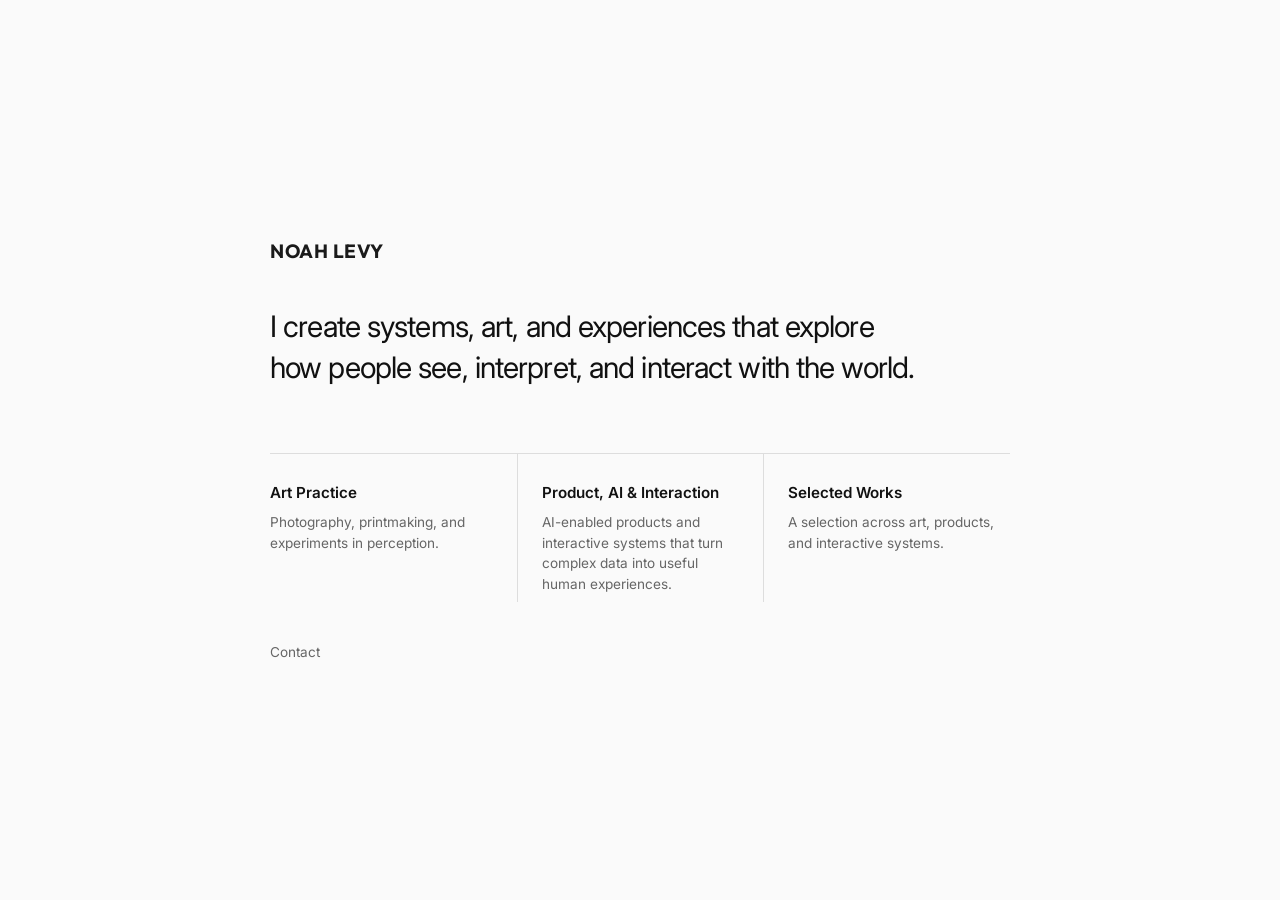
<file: about.html>
<!DOCTYPE html>
<html lang="en">

<head>
    <meta charset="UTF-8">
    <meta name="viewport" content="width=device-width, initial-scale=1.0">
    <title>Noah Levy</title>
    <link rel="canonical" href="https://noah-levy.com/">
    <meta http-equiv="refresh" content="0; url=index.html">
    <script>location.replace('index.html');</script>
</head>

<body></body>

</html>
</file>
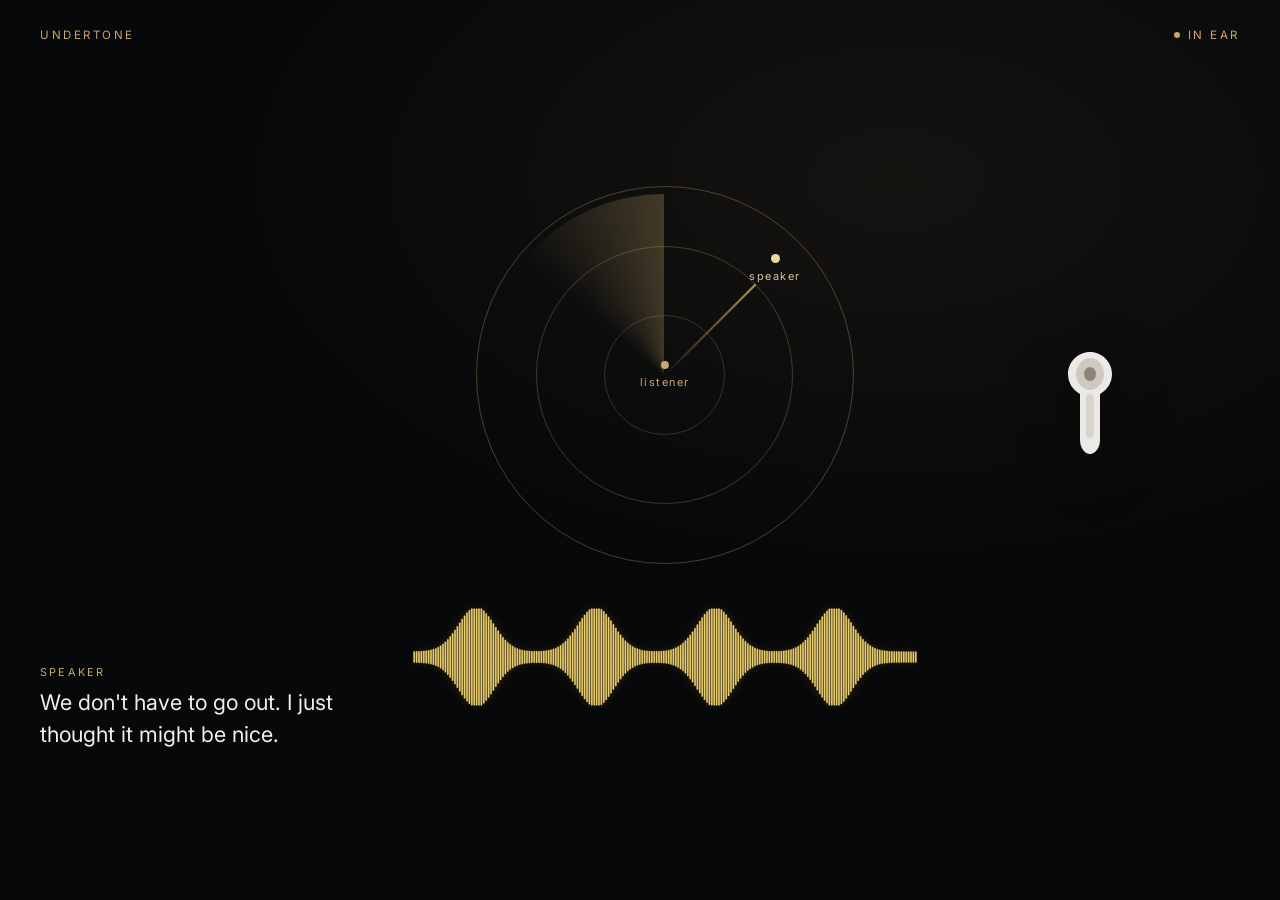
<file: speech-radar.html>
<!DOCTYPE html>
<html lang="en">

<head>
    <meta charset="UTF-8">
    <meta name="viewport" content="width=device-width, initial-scale=1.0">
    <title>Undertone</title>
    <link rel="preconnect" href="https://fonts.googleapis.com">
    <link rel="preconnect" href="https://fonts.gstatic.com" crossorigin>
    <link href="https://fonts.googleapis.com/css2?family=Inter:wght@400;500;600&family=Instrument+Serif:ital@1&display=swap" rel="stylesheet">
    <link rel="stylesheet" href="css/speech-radar.css">
</head>

<body>
    <div class="sr" id="app" data-state="idle">
        <header class="sr-top">
            <span>Undertone</span>
            <span class="sr-live">In ear</span>
        </header>

        <main class="sr-grid">
            <section class="sr-col sr-col-talk" aria-label="What they said">
                <div class="sr-feed" id="feed"></div>
            </section>

            <section class="sr-col sr-col-radar" aria-label="Listening">
                <div class="sr-radar" id="radar">
                    <div class="sr-ring"></div>
                    <div class="sr-ring sr-ring-2"></div>
                    <div class="sr-ring sr-ring-3"></div>
                    <div class="sr-sweep"></div>
                    <svg class="sr-beam" viewBox="0 0 100 100" aria-hidden="true">
                        <defs>
                            <linearGradient id="beamGrad" x1="0" y1="0" x2="1" y2="0">
                                <stop offset="0%" stop-color="#c9a86a" stop-opacity="0" />
                                <stop offset="100%" stop-color="#c9a86a" stop-opacity="0.85" />
                            </linearGradient>
                        </defs>
                        <line id="beam-line" x1="50" y1="50" x2="74" y2="26" stroke="url(#beamGrad)" stroke-width="0.6" />
                    </svg>
                    <div class="sr-you">
                        <i></i>
                        <span>listener</span>
                    </div>
                    <div class="sr-blip" id="blip">
                        <i></i>
                        <span>speaker</span>
                    </div>
                </div>
                <div class="sr-wave-wrap">
                    <canvas id="wave" width="960" height="260"></canvas>
                    <div class="sr-callout" id="callout">
                        <span id="callout-emo"></span>
                        <span id="callout-pct"></span>
                    </div>
                </div>
            </section>

            <section class="sr-col sr-col-ear" aria-label="What you hear">
                <div class="sr-bud-wrap" id="bud">
                    <svg class="sr-bud" viewBox="0 0 72 120" fill="none" aria-hidden="true">
                        <path d="M36 8c12 0 22 10 22 22 0 9-5 16-12 20v46c0 8-5 14-10 14s-10-6-10-14V50c-7-4-12-11-12-20C14 18 24 8 36 8Z" fill="#eceae6" />
                        <ellipse cx="36" cy="30" rx="14" ry="16" fill="#cfc9c0" />
                        <ellipse cx="36" cy="30" rx="6" ry="7" fill="#8a847c" />
                        <rect x="32" y="50" width="8" height="44" rx="4" fill="#d8d3cc" />
                    </svg>
                    <p class="sr-whisper" id="whisper"></p>
                    <p class="sr-meta" id="meta"></p>
                </div>
            </section>
        </main>
    </div>

    <button type="button" class="sr-veil" id="veil">
        <span>Start scene</span>
        <small>Full screen, then record. About 40 seconds.</small>
    </button>

    <script src="js/speech-radar-demo.js"></script>
</body>

</html>
</file>
<file: css/speech-radar.css>
* {
    margin: 0;
    padding: 0;
    box-sizing: border-box;
}

html,
body {
    height: 100%;
    background: #07080a;
    color: #e8e2d6;
    font-family: 'Inter', sans-serif;
    overflow: hidden;
}

body {
    background:
        radial-gradient(1200px 700px at 70% 20%, rgba(201, 168, 106, 0.07), transparent 55%),
        #07080a;
}

.sr {
    height: 100%;
    display: flex;
    flex-direction: column;
    padding: 28px 40px 32px;
}

.sr-top {
    display: flex;
    justify-content: space-between;
    align-items: center;
    letter-spacing: 0.22em;
    text-transform: uppercase;
    font-size: 0.72rem;
    color: #c9a86a;
    margin-bottom: 8px;
}

.sr-live {
    display: flex;
    align-items: center;
    gap: 8px;
    color: #c9a86a;
}

.sr-live:before {
    content: '';
    width: 6px;
    height: 6px;
    border-radius: 50%;
    background: #c9a86a;
    box-shadow: 0 0 0 0 rgba(201, 168, 106, 0.5);
}

.sr[data-state="listening"] .sr-live:before,
.sr[data-state="speaking"] .sr-live:before {
    animation: sr-pulse 1.6s ease-out infinite;
}

.sr-grid {
    flex: 1;
    display: grid;
    grid-template-columns: 1.05fr 1.15fr 0.9fr;
    gap: 24px;
    min-height: 0;
}

.sr-col {
    min-height: 0;
}

.sr-feed {
    height: 100%;
    display: flex;
    flex-direction: column;
    justify-content: flex-end;
    padding: 48px 8px 90px 0;
    overflow: hidden;
}

.sr-line {
    margin-bottom: 28px;
    opacity: 0;
    transform: translateY(16px);
    transition: opacity 0.9s ease, transform 0.9s ease, color 0.9s ease;
}

.sr-line.is-now {
    opacity: 1;
    transform: none;
}

.sr-line.is-past {
    opacity: 0.28;
    transform: none;
}

.sr-speaker {
    display: block;
    font-size: 0.68rem;
    letter-spacing: 0.2em;
    text-transform: uppercase;
    color: #c9a86a;
    margin-bottom: 8px;
}

.sr-line p {
    font-size: clamp(1.05rem, 1.7vw, 1.35rem);
    line-height: 1.45;
    color: #f4efe6;
    max-width: 16em;
}

.sr-word {
    opacity: 0;
    animation: sr-word 0.7s ease forwards;
}

.sr-col-radar {
    display: flex;
    flex-direction: column;
    align-items: center;
    justify-content: center;
    gap: 18px;
}

.sr-radar {
    position: relative;
    width: min(42vh, 420px);
    aspect-ratio: 1;
}

.sr-ring {
    position: absolute;
    inset: 0;
    border: 1px solid rgba(201, 168, 106, 0.34);
    border-radius: 50%;
}

.sr-ring-2 { inset: 16%; opacity: 0.85; }
.sr-ring-3 { inset: 34%; opacity: 0.7; }

.sr-sweep {
    position: absolute;
    inset: 2%;
    border-radius: 50%;
    background: conic-gradient(from 0deg, transparent 0 74%, rgba(201, 168, 106, 0) 86%, rgba(201, 168, 106, 0.28) 100%);
    animation: sr-spin 6s linear infinite;
    opacity: 0.7;
}

.sr[data-state="speaking"] .sr-sweep {
    animation-duration: 2.8s;
    opacity: 1;
}

.sr-beam {
    position: absolute;
    inset: 0;
    opacity: 0;
    transition: opacity 0.4s ease;
}

.sr[data-state="speaking"] .sr-beam,
.sr[data-state="call"] .sr-beam {
    opacity: 1;
}

.sr-you,
.sr-blip {
    position: absolute;
    display: flex;
    flex-direction: column;
    align-items: center;
    gap: 6px;
    font-size: 0.68rem;
    letter-spacing: 0.14em;
    text-transform: lowercase;
    color: #c9a86a;
}

.sr-you {
    left: 50%;
    top: 50%;
    transform: translate(-50%, -50%);
}

.sr-blip {
    top: 18%;
    right: 14%;
    color: #d8c39a;
}

.sr-you i,
.sr-blip i {
    width: 8px;
    height: 8px;
    border-radius: 50%;
    background: #c9a86a;
}

.sr-blip i {
    width: 9px;
    height: 9px;
    background: #f0d9a0;
    box-shadow: 0 0 0 0 rgba(201, 168, 106, 0.4);
}

.sr[data-state="speaking"] .sr-blip i {
    animation: sr-hot 1.1s ease-out infinite;
}

.sr-wave-wrap {
    width: min(56vh, 620px);
    position: relative;
}

#wave {
    width: 100%;
    height: 150px;
    display: block;
    opacity: 0.98;
}

.sr-callout {
    position: absolute;
    left: 0;
    right: 0;
    top: 100%;
    margin-top: 6px;
    display: flex;
    justify-content: space-between;
    font-size: 0.72rem;
    letter-spacing: 0.18em;
    text-transform: uppercase;
    color: #c9a86a;
    opacity: 0;
    transform: translateY(4px);
    transition: opacity 0.6s ease, transform 0.6s ease;
}

.sr-callout.is-on {
    opacity: 1;
    transform: none;
}

.sr-col-ear {
    display: flex;
    align-items: center;
    justify-content: center;
}

.sr-bud-wrap {
    text-align: center;
    max-width: 16em;
}

.sr-bud {
    width: 72px;
    height: 120px;
    margin-bottom: 36px;
    filter: drop-shadow(0 16px 30px rgba(0, 0, 0, 0.45));
    transition: filter 0.45s ease, transform 0.45s ease;
}

.sr-bud-wrap.is-speaking .sr-bud {
    filter: drop-shadow(0 0 22px rgba(201, 168, 106, 0.5));
    transform: translateY(-3px);
}

.sr-whisper {
    font-family: 'Instrument Serif', Georgia, serif;
    font-style: italic;
    font-size: clamp(1.35rem, 2.1vw, 1.85rem);
    line-height: 1.3;
    color: #e6c15a;
    min-height: 2.6em;
    opacity: 1;
    transform: translateY(0);
    transition: opacity 0.8s ease, transform 0.8s ease;
}

.sr-whisper.is-empty,
.sr-whisper.is-swap {
    opacity: 0;
    transform: translateY(8px);
}

.sr-meta {
    display: none;
}

.sr-veil {
    position: fixed;
    inset: 0;
    border: 0;
    background: rgba(7, 8, 10, 0.72);
    color: #e8e2d6;
    cursor: pointer;
    display: flex;
    flex-direction: column;
    align-items: center;
    justify-content: center;
    gap: 10px;
    z-index: 5;
}

.sr-veil span {
    font-size: 0.82rem;
    letter-spacing: 0.2em;
    text-transform: uppercase;
}

.sr-veil small {
    font-size: 0.75rem;
    color: #8a8378;
}

.sr-veil.is-off {
    opacity: 0;
    pointer-events: none;
    transition: opacity 0.6s ease;
}

@keyframes sr-word {
    from {
        opacity: 0;
        filter: blur(4px);
    }
    to {
        opacity: 1;
        filter: blur(0);
    }
}

@keyframes sr-spin {
    to { transform: rotate(360deg); }
}

@keyframes sr-pulse {
    0% { box-shadow: 0 0 0 0 rgba(201, 168, 106, 0.55); }
    100% { box-shadow: 0 0 0 10px rgba(201, 168, 106, 0); }
}

@keyframes sr-hot {
    0% { box-shadow: 0 0 0 0 rgba(201, 168, 106, 0.5); }
    100% { box-shadow: 0 0 0 12px rgba(201, 168, 106, 0); }
}

@media (max-width: 900px) {
    .sr {
        padding: 18px 16px 20px;
        overflow: auto;
    }

    html, body {
        overflow: auto;
    }

    .sr-grid {
        grid-template-columns: 1fr;
        gap: 12px;
    }

    .sr-feed {
        padding: 12px 0 0;
        height: auto;
    }

    .sr-radar {
        width: min(70vw, 280px);
    }
}

@media (prefers-reduced-motion: reduce) {
    .sr-sweep,
    .sr-live:before,
    .sr-blip i,
    .sr-line,
    .sr-whisper {
        animation: none;
        transition: none;
    }
}
</file>
